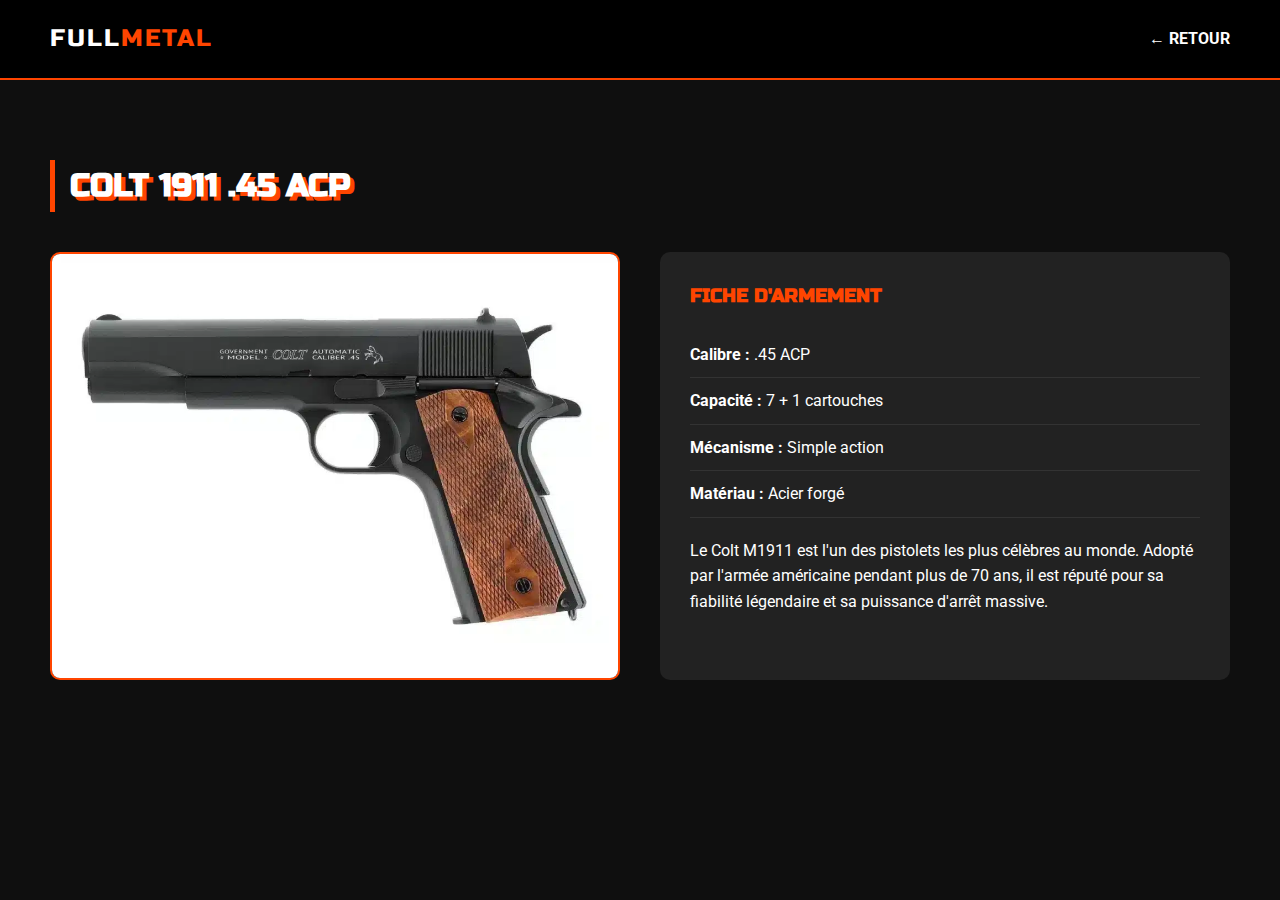
<file: HTML/colt-1911.html>
<!DOCTYPE html>
<html lang="fr">
<head>
    <meta charset="UTF-8">
    <meta name="viewport" content="width=device-width, initial-scale=1.0">
    <title>FULL METAL | Colt 1911</title>
    <link href="https://fonts.googleapis.com/css2?family=Russo+One&family=Roboto:wght@400;700&display=swap" rel="stylesheet">
    <link rel="stylesheet" href="../CSS/style.css">
    <style>
        /* Ajustement pour que l'image de l'arme soit parfaite */
        .img-detail {
            width: 100%;
            max-height: 500px;
            object-fit: contain; /* L'image s'adapte sans être écrasée ou coupée */
            background-color: #1a1a1a; /* Fond sombre si l'image a des bords transparents */
            border-radius: 10px;
            border: 2px solid #ff4500;
        }
    </style>
</head>
<body class="detail-page">

    <nav>
        <div class="logo">FULL<span>METAL</span></div>
        <ul>
            <li><a href="index.html">← Retour</a></li>
        </ul>
    </nav>

    <main class="container">
        <h1 class="section-title">COLT 1911 .45 ACP</h1>
        
        <div class="detail-grid">
            <img src="images/colt-1911--1024x768.webp" alt="Colt 1911" class="img-detail">
            
            <div class="specs-box">
                <h3>FICHE D'ARMEMENT</h3>
                <ul>
                    <li><strong>Calibre :</strong> .45 ACP</li>
                    <li><strong>Capacité :</strong> 7 + 1 cartouches</li>
                    <li><strong>Mécanisme :</strong> Simple action</li>
                    <li><strong>Matériau :</strong> Acier forgé</li>
                </ul>
                <p class="description">
                    Le Colt M1911 est l'un des pistolets les plus célèbres au monde. 
                    Adopté par l'armée américaine pendant plus de 70 ans, il est réputé 
                    pour sa fiabilité légendaire et sa puissance d'arrêt massive.
                </p>
            </div>
        </div>
    </main>

</body>
</html>
</file>
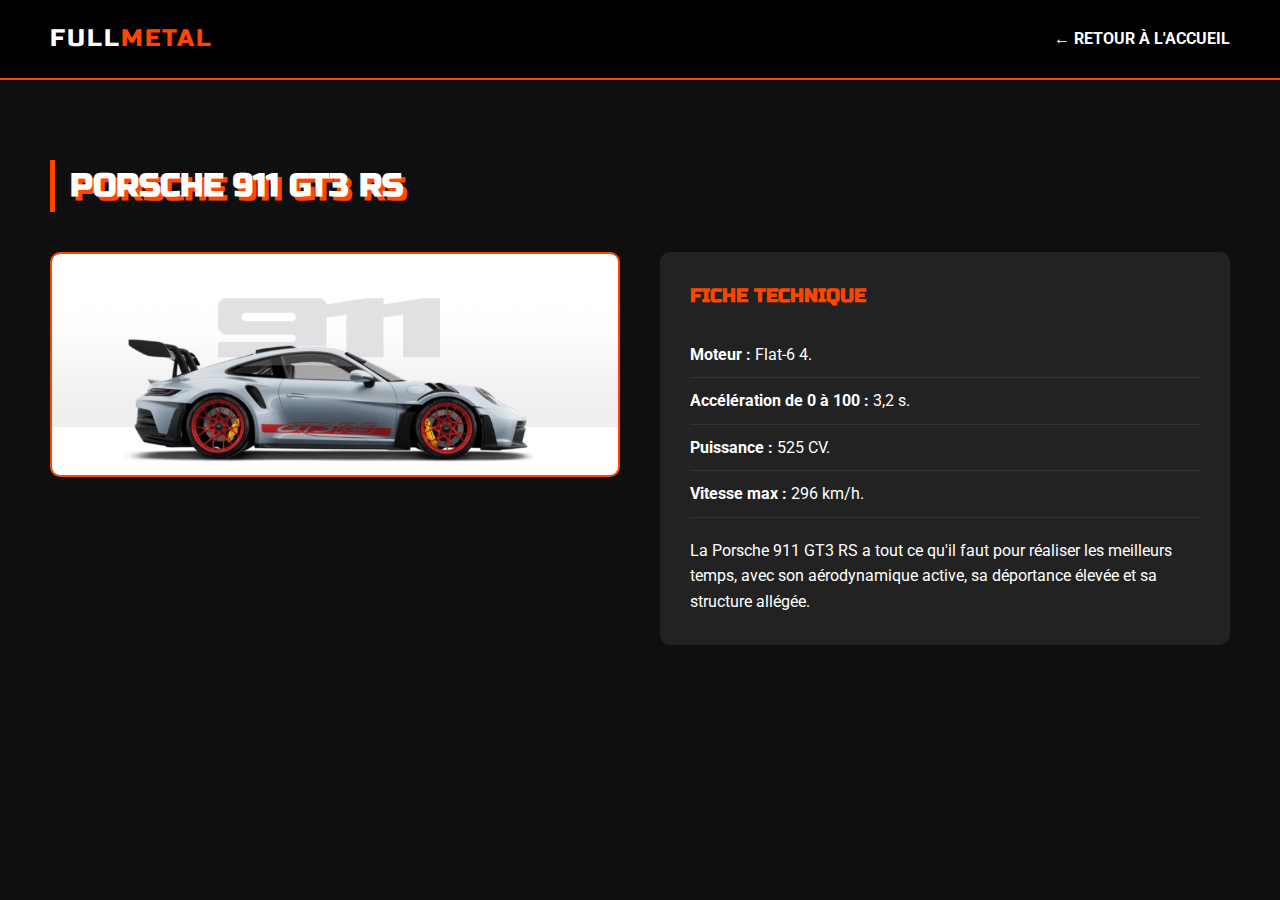
<file: HTML/porshe-911.html>
<!DOCTYPE html>
<html lang="fr">
<head>
    <meta charset="UTF-8">
    <meta name="viewport" content="width=device-width, initial-scale=1.0">
    <title>FULL METAL | Porsche 911 GT3 RS</title>
    <link href="https://fonts.googleapis.com/css2?family=Russo+One&family=Roboto:wght@400;700&display=swap" rel="stylesheet">
    <link rel="stylesheet" href="../CSS/style.css">
    <style>
        /* Correctif pour que l'image de la Porsche soit entière et centrée */
        .img-detail {
            width: 100%;
            max-height: 500px;
            object-fit: contain; /* Garde l'image entière sans la couper */
            background-color: #1a1a1a; /* Fond sombre pour les bords */
            border-radius: 10px;
            border: 2px solid #ff4500;
        }
    </style>
</head>
<body class="detail-page">

    <nav>
        <div class="logo">FULL<span>METAL</span></div>
        <ul>
            <li><a href="index.html">← Retour à l'accueil</a></li>
        </ul>
    </nav>

    <main class="container">
        <h1 class="section-title">PORSCHE 911 GT3 RS</h1>
        
        <div class="detail-grid">
            <img src="images/porshe-911.img.png" alt="Porsche 911 GT3 RS" class="img-detail">
            
            <div class="specs-box">
                <h3>FICHE TECHNIQUE</h3>
                <ul>
                    <li><strong>Moteur :</strong> Flat-6 4.
                    <li><strong>Accélération de 0 à 100 :</strong> 3,2 s.
                    <li><strong>Puissance :</strong> 525 CV.
                    <li><strong>Vitesse max :</strong> 296 km/h.
                </ul>
                <p class="description">
                    La Porsche 911 GT3 RS a tout ce qu'il faut pour réaliser 
                    les meilleurs temps, avec son aérodynamique active, 
                    sa déportance élevée et sa structure allégée.
                </p>
            </div>
        </div>
    </main>

</body>
</html>
</file>
<file: CSS/style.css>
/* RESET & BASICS */
* {
    margin: 0;
    padding: 0;
    box-sizing: border-box;
}

body {
    background-color: #0f0f0f;
    color: #ffffff;
    font-family: 'Roboto', sans-serif;
    line-height: 1.6;
    scroll-behavior: smooth;
}

/* NAVIGATION */
nav {
    display: flex;
    justify-content: space-between;
    align-items: center;
    padding: 20px 50px;
    background: #000;
    border-bottom: 2px solid #ff4500;
    position: sticky;
    top: 0;
    z-index: 1000;
}

.logo {
    font-family: 'Russo One', sans-serif;
    font-size: 24px;
    letter-spacing: 2px;
}

.logo span {
    color: #ff4500;
}

nav ul {
    display: flex;
    list-style: none;
}

nav ul li a {
    color: white;
    text-decoration: none;
    margin-left: 30px;
    font-weight: bold;
    text-transform: uppercase;
    transition: 0.3s;
}

nav ul li a:hover {
    color: #ff4500;
}

/* HEADER HERO */
header {
    height: 80vh;
    position: relative;
    background: url('https://images.unsplash.com/photo-1485463611174-f302f6a5c1c9?q=80&w=1500') no-repeat center center/cover;
    display: flex;
    align-items: center;
    justify-content: center;
    text-align: center;
}

.overlay {
    position: absolute;
    top: 0;
    left: 0;
    width: 100%;
    height: 100%;
    background: rgba(0, 0, 0, 0.7);
}

.hero-content {
    position: relative;
    z-index: 1;
}

h1 {
    font-family: 'Russo One', sans-serif;
    font-size: clamp(50px, 8vw, 100px);
    margin-bottom: 10px;
    text-shadow: 4px 4px 0px #ff4500;
}

.hero-content p {
    letter-spacing: 10px;
    color: #ccc;
    margin-bottom: 30px;
}

.btn-main {
    padding: 15px 40px;
    background: #ff4500;
    color: white;
    text-decoration: none;
    font-weight: bold;
    border-radius: 5px;
    transition: 0.3s;
}

.btn-main:hover {
    background: white;
    color: #ff4500;
}

/* SECTIONS & CARDS */
.container {
    padding: 80px 50px;
}

.bg-dark {
    background-color: #161616;
}

.section-title {
    font-family: 'Russo One', sans-serif;
    font-size: 32px;
    margin-bottom: 40px;
    border-left: 5px solid #ff4500;
    padding-left: 15px;
}

.grid {
    display: grid;
    grid-template-columns: repeat(auto-fit, minmax(300px, 1fr));
    gap: 30px;
}

.card {
    background: #222;
    border-radius: 8px;
    overflow: hidden;
    transition: 0.3s;
    border: 1px solid #333;
}

.card:hover {
    transform: translateY(-10px);
    border-color: #ff4500;
}

.card-img {
    height: 200px;
    background-size: contain; /* L'image s'affiche en entier sans être coupée */
    background-position: center; /* L'image est centrée horizontalement et verticalement */
    background-repeat: no-repeat; /* Évite que l'image ne se répète si elle est petite */
    background-color: #1a1a1a; /* Ajoute un fond sombre si l'image ne remplit pas tout */
}

.card-body {
    padding: 20px;
}

.card-body h3 {
    margin-bottom: 10px;
    color: #ff4500;
}

.spec {
    display: inline-block;
    margin-top: 15px;
    font-size: 0.8rem;
    background: #333;
    padding: 5px 10px;
    border-radius: 3px;
    color: #ff4500;
    font-weight: bold;
}
.detail-grid {
    display: grid;
    grid-template-columns: 1fr 1fr; /* Deux colonnes : image à gauche, texte à droite */
    gap: 40px;
    margin-top: 30px;
}

.img-detail {
    width: 100%;
    border-radius: 10px;
    border: 2px solid #ff4500;
}

.specs-box {
    background: #222;
    padding: 30px;
    border-radius: 10px;
}

.specs-box h3 {
    color: #ff4500;
    margin-bottom: 20px;
    font-family: 'Russo One', sans-serif;
}

.specs-box ul {
    list-style: none;
    margin-bottom: 20px;
}

.specs-box li {
    padding: 10px 0;
    border-bottom: 1px solid #333;
}

/* Mobile : on remet sur une seule colonne */
@media (max-width: 768px) {
    .detail-grid {
        grid-template-columns: 1fr;
    }
}
footer {
    background: #000;
    padding: 50px;
    text-align: center;
    border-top: 2px solid #ff4500;
    margin-top: 50px;
}

.footer-content p {
    color: #888;
    margin: 20px 0;
    font-size: 0.9rem;
}
</file>
